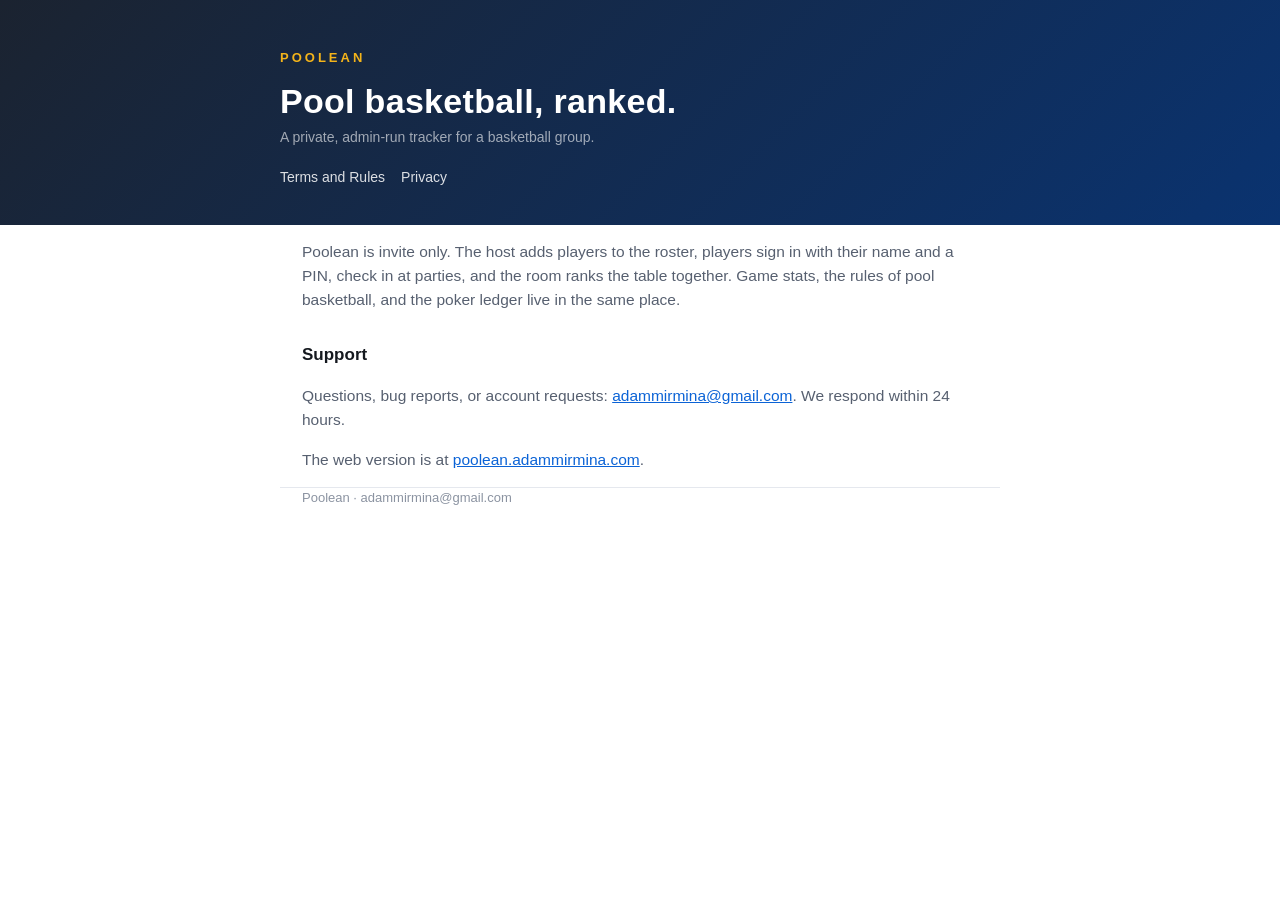
<file: index.html>
<!DOCTYPE html>
<html lang="en">
<head>
<meta charset="utf-8">
<meta name="viewport" content="width=device-width, initial-scale=1">
<title>Poolean</title>
<link rel="stylesheet" href="style.css">
</head>
<body>
<header>
  <div class="wrap">
    <div class="brand">POOLEAN</div>
    <h1>Pool basketball, ranked.</h1>
    <p>A private, admin-run tracker for a basketball group.</p>
    <nav><a href="terms.html">Terms and Rules</a><a href="privacy.html">Privacy</a></nav>
  </div>
</header>
<main class="wrap">
  <p>Poolean is invite only. The host adds players to the roster, players sign in with their name and a PIN, check in at parties, and the room ranks the table together. Game stats, the rules of pool basketball, and the poker ledger live in the same place.</p>
  <h2>Support</h2>
  <p>Questions, bug reports, or account requests: <a href="mailto:adammirmina@gmail.com">adammirmina@gmail.com</a>. We respond within 24 hours.</p>
  <p>The web version is at <a href="https://poolean.adammirmina.com">poolean.adammirmina.com</a>.</p>
</main>
<footer class="wrap">Poolean · adammirmina@gmail.com</footer>
</body>
</html>
</file>
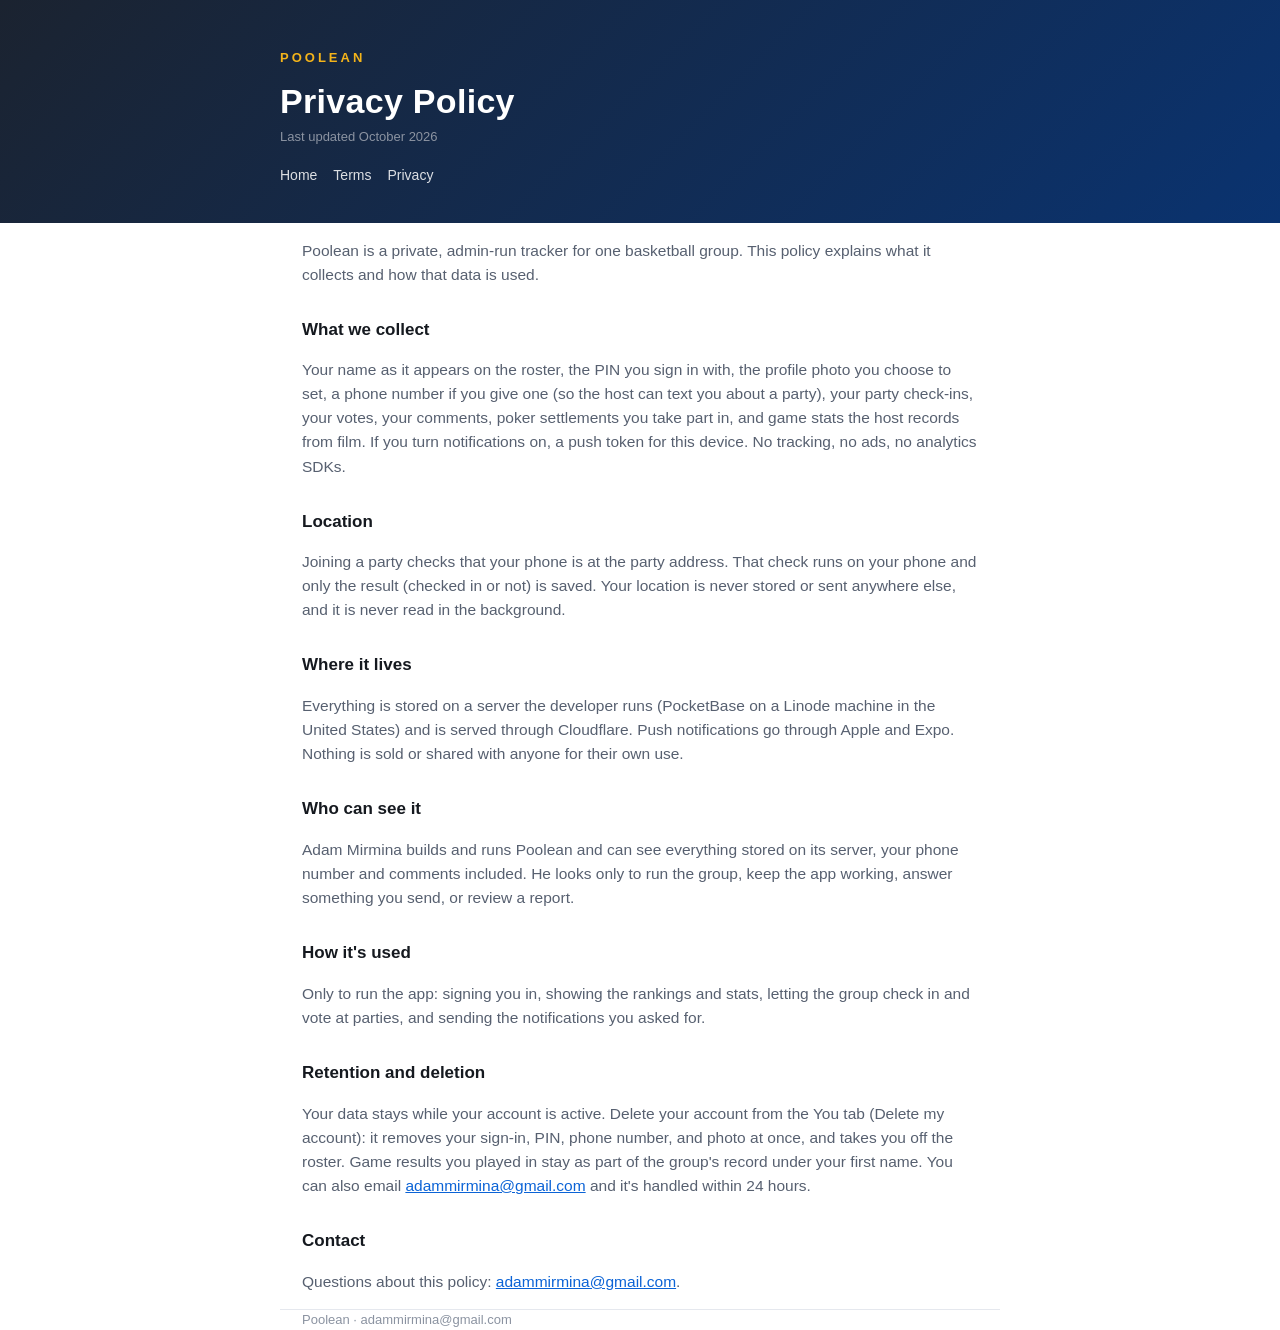
<file: privacy.html>
<!DOCTYPE html>
<html lang="en">
<head>
<meta charset="utf-8">
<meta name="viewport" content="width=device-width, initial-scale=1">
<title>Poolean: Privacy Policy</title>
<link rel="stylesheet" href="style.css">
</head>
<body>
<header>
  <div class="wrap">
    <div class="brand">POOLEAN</div>
    <h1>Privacy Policy</h1>
    <p class="updated">Last updated October 2026</p>
    <nav><a href="index.html">Home</a><a href="terms.html">Terms</a><a href="privacy.html">Privacy</a></nav>
  </div>
</header>
<main class="wrap">
  <p>Poolean is a private, admin-run tracker for one basketball group. This policy explains what it collects and how that data is used.</p>

  <h2>What we collect</h2>
  <p>Your name as it appears on the roster, the PIN you sign in with, the profile photo you choose to set, a phone number if you give one (so the host can text you about a party), your party check-ins, your votes, your comments, poker settlements you take part in, and game stats the host records from film. If you turn notifications on, a push token for this device. No tracking, no ads, no analytics SDKs.</p>

  <h2>Location</h2>
  <p>Joining a party checks that your phone is at the party address. That check runs on your phone and only the result (checked in or not) is saved. Your location is never stored or sent anywhere else, and it is never read in the background.</p>

  <h2>Where it lives</h2>
  <p>Everything is stored on a server the developer runs (PocketBase on a Linode machine in the United States) and is served through Cloudflare. Push notifications go through Apple and Expo. Nothing is sold or shared with anyone for their own use.</p>

  <h2>Who can see it</h2>
  <p>Adam Mirmina builds and runs Poolean and can see everything stored on its server, your phone number and comments included. He looks only to run the group, keep the app working, answer something you send, or review a report.</p>

  <h2>How it's used</h2>
  <p>Only to run the app: signing you in, showing the rankings and stats, letting the group check in and vote at parties, and sending the notifications you asked for.</p>

  <h2>Retention and deletion</h2>
  <p>Your data stays while your account is active. Delete your account from the You tab (Delete my account): it removes your sign-in, PIN, phone number, and photo at once, and takes you off the roster. Game results you played in stay as part of the group's record under your first name. You can also email <a href="mailto:adammirmina@gmail.com">adammirmina@gmail.com</a> and it's handled within 24 hours.</p>

  <h2>Contact</h2>
  <p>Questions about this policy: <a href="mailto:adammirmina@gmail.com">adammirmina@gmail.com</a>.</p>
</main>
<footer class="wrap">Poolean · adammirmina@gmail.com</footer>
</body>
</html>
</file>
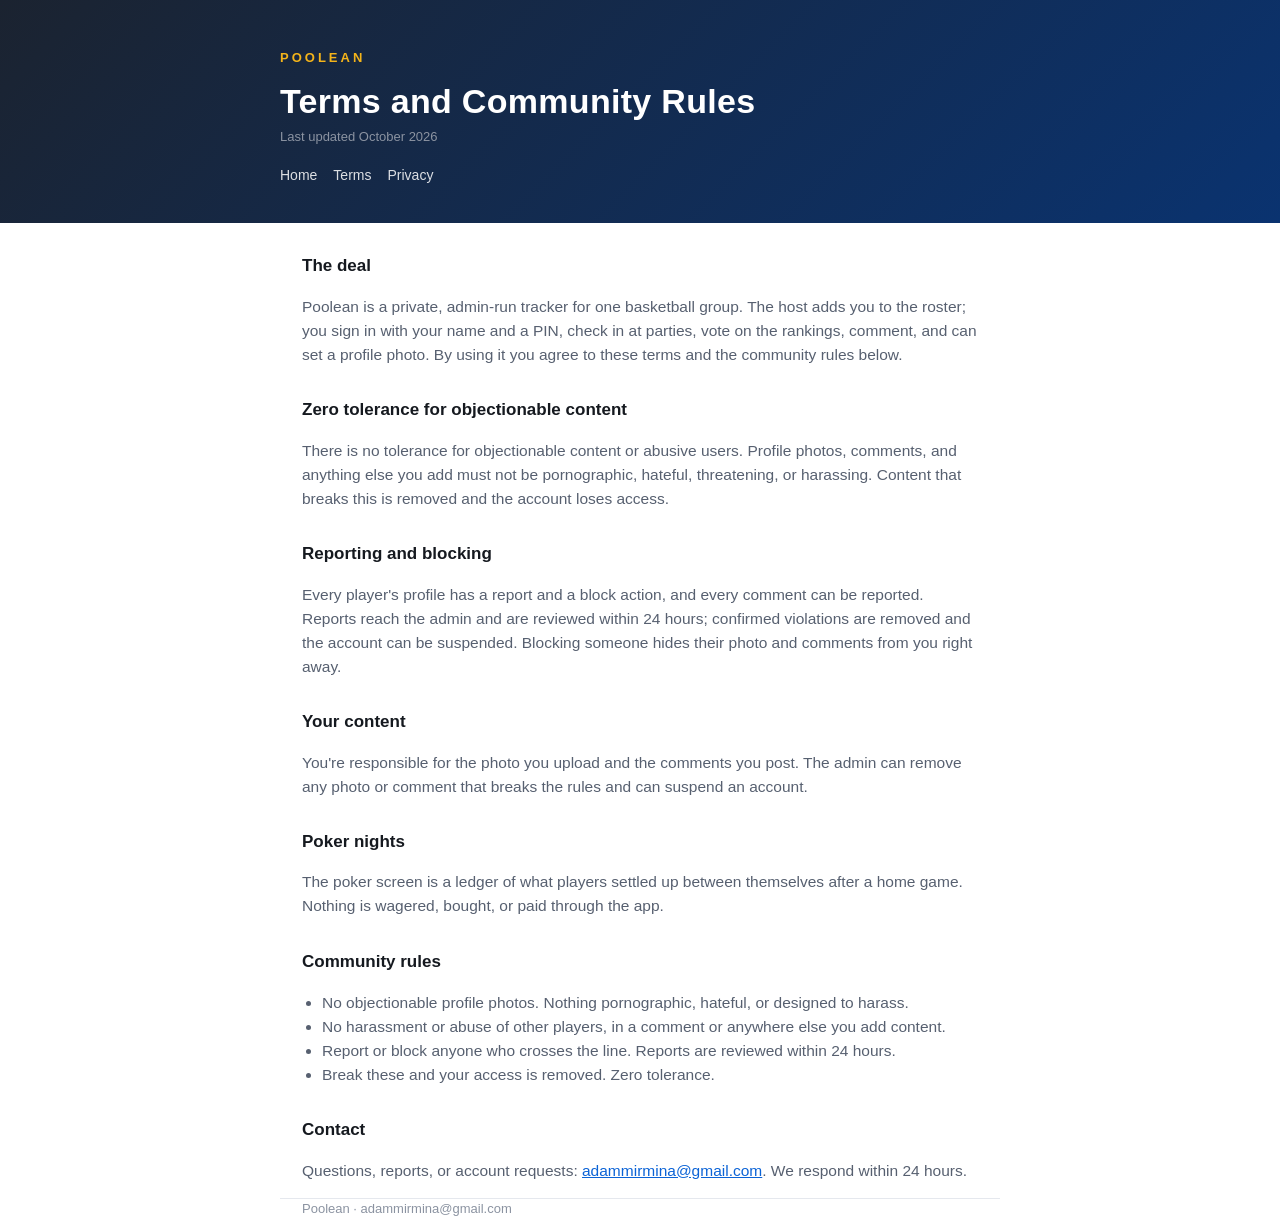
<file: terms.html>
<!DOCTYPE html>
<html lang="en">
<head>
<meta charset="utf-8">
<meta name="viewport" content="width=device-width, initial-scale=1">
<title>Poolean: Terms and Rules</title>
<link rel="stylesheet" href="style.css">
</head>
<body>
<header>
  <div class="wrap">
    <div class="brand">POOLEAN</div>
    <h1>Terms and Community Rules</h1>
    <p class="updated">Last updated October 2026</p>
    <nav><a href="index.html">Home</a><a href="terms.html">Terms</a><a href="privacy.html">Privacy</a></nav>
  </div>
</header>
<main class="wrap">
  <h2>The deal</h2>
  <p>Poolean is a private, admin-run tracker for one basketball group. The host adds you to the roster; you sign in with your name and a PIN, check in at parties, vote on the rankings, comment, and can set a profile photo. By using it you agree to these terms and the community rules below.</p>

  <h2>Zero tolerance for objectionable content</h2>
  <p>There is no tolerance for objectionable content or abusive users. Profile photos, comments, and anything else you add must not be pornographic, hateful, threatening, or harassing. Content that breaks this is removed and the account loses access.</p>

  <h2>Reporting and blocking</h2>
  <p>Every player's profile has a report and a block action, and every comment can be reported. Reports reach the admin and are reviewed within 24 hours; confirmed violations are removed and the account can be suspended. Blocking someone hides their photo and comments from you right away.</p>

  <h2>Your content</h2>
  <p>You're responsible for the photo you upload and the comments you post. The admin can remove any photo or comment that breaks the rules and can suspend an account.</p>

  <h2>Poker nights</h2>
  <p>The poker screen is a ledger of what players settled up between themselves after a home game. Nothing is wagered, bought, or paid through the app.</p>

  <h2>Community rules</h2>
  <ul>
    <li>No objectionable profile photos. Nothing pornographic, hateful, or designed to harass.</li>
    <li>No harassment or abuse of other players, in a comment or anywhere else you add content.</li>
    <li>Report or block anyone who crosses the line. Reports are reviewed within 24 hours.</li>
    <li>Break these and your access is removed. Zero tolerance.</li>
  </ul>

  <h2>Contact</h2>
  <p>Questions, reports, or account requests: <a href="mailto:adammirmina@gmail.com">adammirmina@gmail.com</a>. We respond within 24 hours.</p>
</main>
<footer class="wrap">Poolean · adammirmina@gmail.com</footer>
</body>
</html>
</file>
<file: style.css>
:root { --ink:#15191F; --ink2:#576070; --ink3:#8B93A1; --blue:#0B63D6; --gold:#F4B41A; --bg:#0A3370; --line:#E5E8EE; }
* { box-sizing:border-box; }
body { margin:0; font-family:-apple-system,BlinkMacSystemFont,"Segoe UI",Roboto,Helvetica,Arial,sans-serif; color:var(--ink); background:#fff; line-height:1.55; }
header { background:linear-gradient(135deg,#1B2330,#0A3370); color:#fff; padding:48px 22px 36px; }
.wrap { max-width:720px; margin:0 auto; padding:0 22px; }
header .wrap { padding:0; }
.brand { font-size:13px; letter-spacing:3px; color:var(--gold); font-weight:700; }
h1 { font-size:34px; line-height:1.15; margin:14px 0 6px; letter-spacing:0.3px; }
header p { color:rgba(255,255,255,0.6); margin:0; font-size:14px; }
main { padding:34px 0 60px; }
h2 { font-size:17px; margin:30px 0 6px; }
p, li { color:var(--ink2); font-size:15.5px; }
a { color:var(--blue); }
ul { padding-left:20px; }
.updated { color:var(--ink3); font-size:13px; margin-top:4px; }
nav { margin-top:18px; font-size:14px; }
nav a { color:rgba(255,255,255,0.85); margin-right:16px; text-decoration:none; }
footer { border-top:1px solid var(--line); padding:24px 0; color:var(--ink3); font-size:13px; }
</file>
